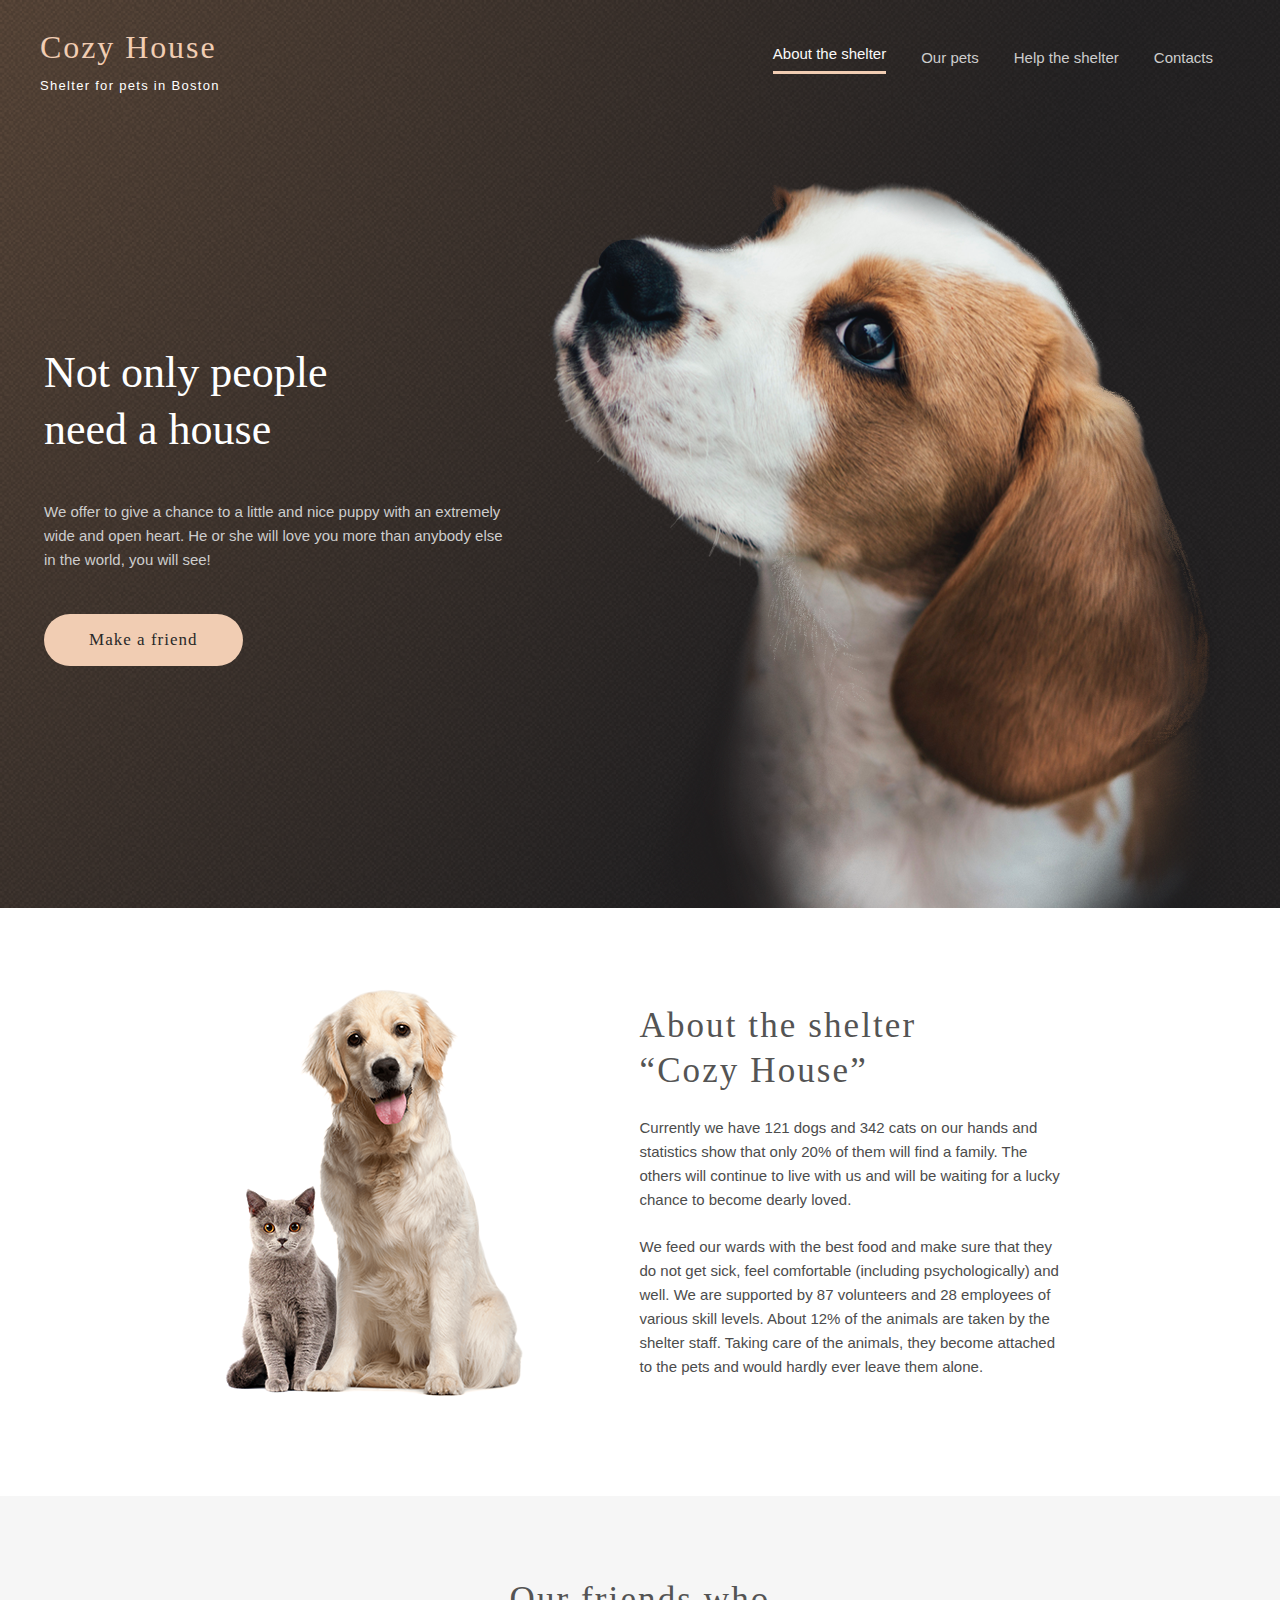
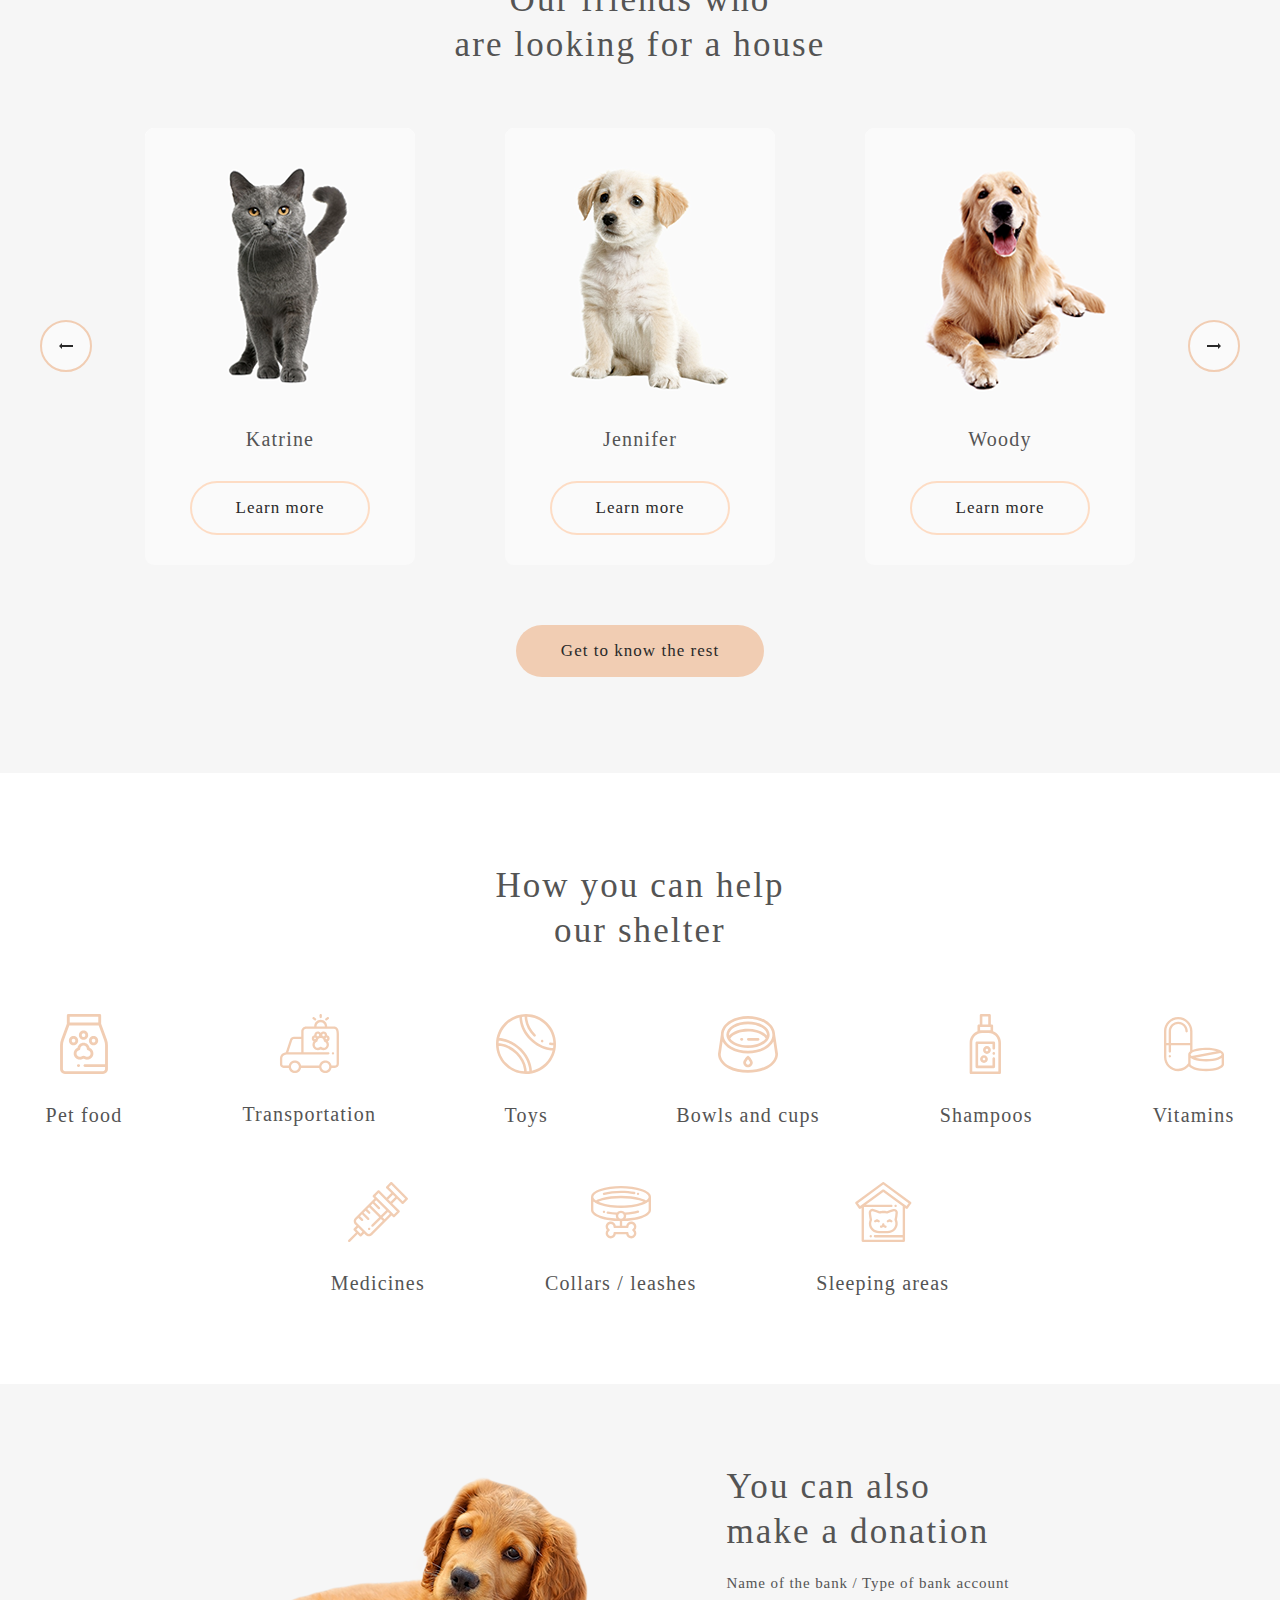
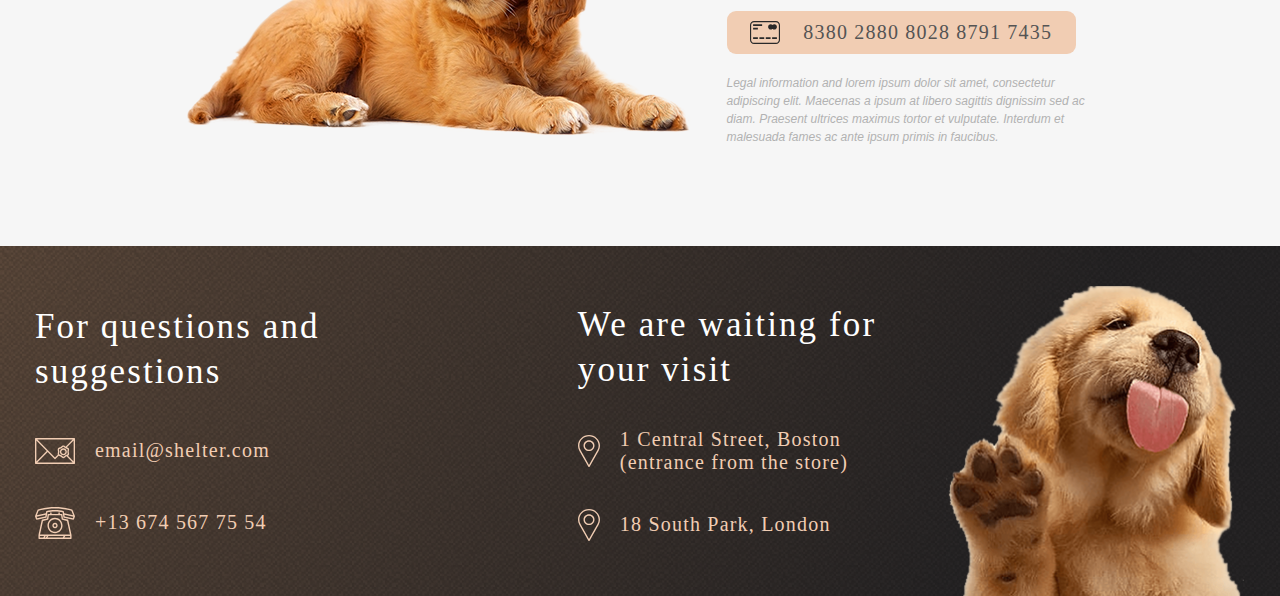
<file: index.html>
<!DOCTYPE html>
<html lang="en">
<head>
    <meta charset="UTF-8">
    <meta http-equiv="X-UA-Compatible" content="IE=edge">
    <meta name="viewport" content="width=device-width, initial-scale=1.0">
    <title>Shelter</title>
    <link rel="shortcut icon" href="assets/favicon/favicon.ico" type="image/x-icon">
    <link rel="stylesheet" href="styles/style.css">
</head>

<body class="index__container">
    <div class="background__container">
        <header class="header container-header">
            <div class="header__wrapper">
                <a class="header__icon" href="#">
                    <h1 class="logo__title">Cozy House</h1>
                    <p class="logo__subtitle">Shelter for pets in Boston</p>
                </a>

                <nav class="nav">
                    <a href="#" class="p-l nav__link active">About the shelter</a>
                    <a href="pets.html" class="p-l nav__link">Our pets</a>
                    <a href="#help" class="p-l nav__link">Help the shelter</a>
                    <a href="#contacts" class="p-l nav__link">Contacts</a>
                </nav>

                <div class="nav-burger">
                    <div class="burger-line"></div>
                    <div class="burger-line"></div>
                    <div class="burger-line"></div>
                </div>
            </div>

            <section class="startscreen__wrapper">
                <div class="startscreen__text">
                    <h2 class="h2">Not only people <br> need a house</h2>
                    <span class="p-l">We offer to give a chance to a little and nice puppy with an extremely wide and open heart. He or she will love you more than anybody else in the world, you will see!</span>
                    <a class="btn-pink btn-long" href="#pets">Make a friend</a>
                </div>

                <img class="startcreen__dog-pic" src="assets/img/start-screen-puppy.png" alt="A picture of a dog">
            </section>
        </header>
    </div>

    <main>
        <div class="background__info">
            <section class="info__wrapper container">
                <img class="info__pic" src="assets/img/about-pets.png" alt="A cat and a dog">

                <div class="info__text">
                    <h3 class="h3">About the shelter “Cozy House”</h3>
                    <p class="p-l">Currently we have 121 dogs and 342 cats on our hands and statistics show that only 20% of them will find a family. The others will continue to live with us and will be waiting for a lucky chance to become dearly loved.</p>
                    <p class="p-l">We feed our wards with the best food and make sure that they do not get sick, feel comfortable (including psychologically) and well. We are supported by 87 volunteers and 28 employees of various skill levels. About 12% of the animals are taken by the shelter staff. Taking care of the animals, they become attached to the pets and would hardly ever leave them alone.</p>
                </div>
            </section>
        </div>

        <div class="background__pets">
            <section class="container pets__main" id="pets">
                <h3 class="h3">Our friends who <br> are looking for a house</h3>
                <div class="carousel__pets">
                    <button class="btn-inactive" id="arrow-one"><img src="assets/img/arrow.svg" alt="An arrow icon"></button>

                    <div class="pets__all-items">
                        <div class="item__pets">
                            <img class="pet-pic" src="assets/img/pets-katrine.png" alt="A picture of a cat">
                            <h4 class="h4">Katrine</h4>
                            <button class="btn-white"><span class="btn-long">Learn more</span></button>
                        </div>

                        <div class="item__pets hidden2">
                            <img class="pet-pic" src="assets/img/pets-jennifer.png" alt="A picture of a dog">
                            <h4 class="h4">Jennifer</h4>
                            <button class="btn-white"><span class="btn-long">Learn more</span></button>
                        </div>

                        <div class="item__pets hidden" style="margin-right: 0;">
                            <img class="pet-pic" src="assets/img/pets-woody.png" alt="A picture of a dog">
                            <h4 class="h4">Woody</h4>
                            <button class="btn-white"><span class="btn-long">Learn more</span></button>
                        </div>
                    </div>

                    <button class="btn-inactive rotated" id="arrow-two"><img src="assets/img/arrow.svg" alt="An arrow icon"></button>
                </div>

                <a class="btn-pink btn-long" href="pets.html">Get to know the rest</a>
            </section>
        </div>

    <div class="background__help">
        <section class="help__wrapper container" id="help">
            <h3 class="h3">How you can help<br>our shelter</h3>

            <div class="help__list">
                <div class="list__item">
                    <img class="list__icon" src="assets/img/icon-pet-food.svg" alt="Icon of pet food">
                    <h4 class="h4">Pet food</h4>
                </div>

                <div class="list__item">
                    <img class="list__icon" src="assets/img/icon-transportation.svg" alt="Icon of a trunk">
                    <h4 class="h4">Transportation</h4>
                </div>

                <div class="list__item">
                    <img class="list__icon" src="assets/img/icon-toys.svg" alt="Icon of a ball">
                    <h4 class="h4">Toys</h4>
                </div>

                <div class="list__item">
                    <img class="list__icon" src="assets/img/icon-bowls-and-cups.svg" alt="Icon of a bowl">
                    <h4 class="h4">Bowls and cups</h4>
                </div>

                <div class="list__item">
                    <img class="list__icon" src="assets/img/icon-shampoos.svg" alt="Icon of a bottle">
                    <h4 class="h4">Shampoos</h4>
                </div>

                <div class="list__item">
                    <img class="list__icon" src="assets/img/icon-vitamins.svg" alt="Icon of a pill">
                    <h4 class="h4">Vitamins</h4>
                </div>

                <div class="list__item">
                    <img class="list__icon" src="assets/img/icon-medicines.svg" alt="Icon of a syringe">
                    <h4 class="h4">Medicines</h4>
                </div>

                <div class="list__item">
                    <img class="list__icon" src="assets/img/icon-collars-leashes.svg" alt="Icon of a collar">
                    <h4 class="h4">Collars / leashes</h4>
                </div>

                <div class="list__item">
                    <img class="list__icon" src="assets/img/icon-sleeping-area.svg" alt="Icon of a cat house">
                    <h4 class="h4">Sleeping areas</h4>
                </div>
            </div>
        </section>
    </div>

    <div class="background__donation">
        <section class="donation__wrapper container">
            <img class="donation__dog" src="assets/img/donation-dog.png" alt="A picture of a dog">

            <div class="donation__text">
                <h3 class="h3">You can also <br> make a donation</h3>
                <h5 class="h5">Name of the bank / Type of bank account</h5>
                <a class="credit__donation" href="#">
                    <img class="credit_icon" src="assets/img/credit-card.svg" alt="An icon of a credit card">
                    <h4 class="h4">8380 2880 8028 8791 7435</h4>
                </a>
                <p class="p-s">Legal information and lorem ipsum dolor sit amet, consectetur adipiscing elit. Maecenas a ipsum at libero sagittis dignissim sed ac diam. Praesent ultrices maximus tortor et vulputate. Interdum et malesuada fames ac ante ipsum primis in faucibus.</p>
            </div>
        </section>
    </div>
    </main>

<div class="background__footer">
    <footer class="contacts__wrapper container" id="contacts">
        <div class="contacts-info__wrapper">
            <div class="contacts__questions">
                <h3 class="h3 white">For questions and suggestions</h3>
                <a href="https://mail.google.com/" class="contacts__icons" target="_blank">
                    <img class="contacts__icon" src="assets/img/icon-email.svg" alt="Icon of a letter">
                    <h4 class="h4-footer">email@shelter.com</h4>
                </a>

                <a class="contacts__icons" href="tel:+136745677554">
                    <img class="contacts__icon" src="assets/img/icon-phone.svg" alt="Icon of a phone">
                    <h4 class="h4-footer">+13 674 567 75 54</h4>
                </a>
            </div>

            <div class="contacts__questions-second">
                <h3 class="h3 white">We are waiting for your visit</h3>
                <a class="contacts__icons" href="https://goo.gl/maps/LSp5vAuJanSyXDL66" target="_blank">
                    <img class="contacts__icon" src="assets/img/icon-marker.svg" alt="Icon of a marker">
                    <h4 class="h4-footer">1 Central Street, Boston (entrance from the store)</h4>
                </a>

                <a class="contacts__icons" href="https://goo.gl/maps/LSp5vAuJanSyXDL66" target="_blank">
                    <img class="contacts__icon" src="assets/img/icon-marker.svg" alt="Icon of a marker">
                    <h4 class="h4-footer">18 South Park, London </h4>
                </a>
            </div>
        </div>

        <img class="contacts__puppy" src="assets/img/footer-puppy.png" alt="A picture of a puppy">
    </footer>
</div>
<script src="./index.js"></script>
</body>
</html>
</file>
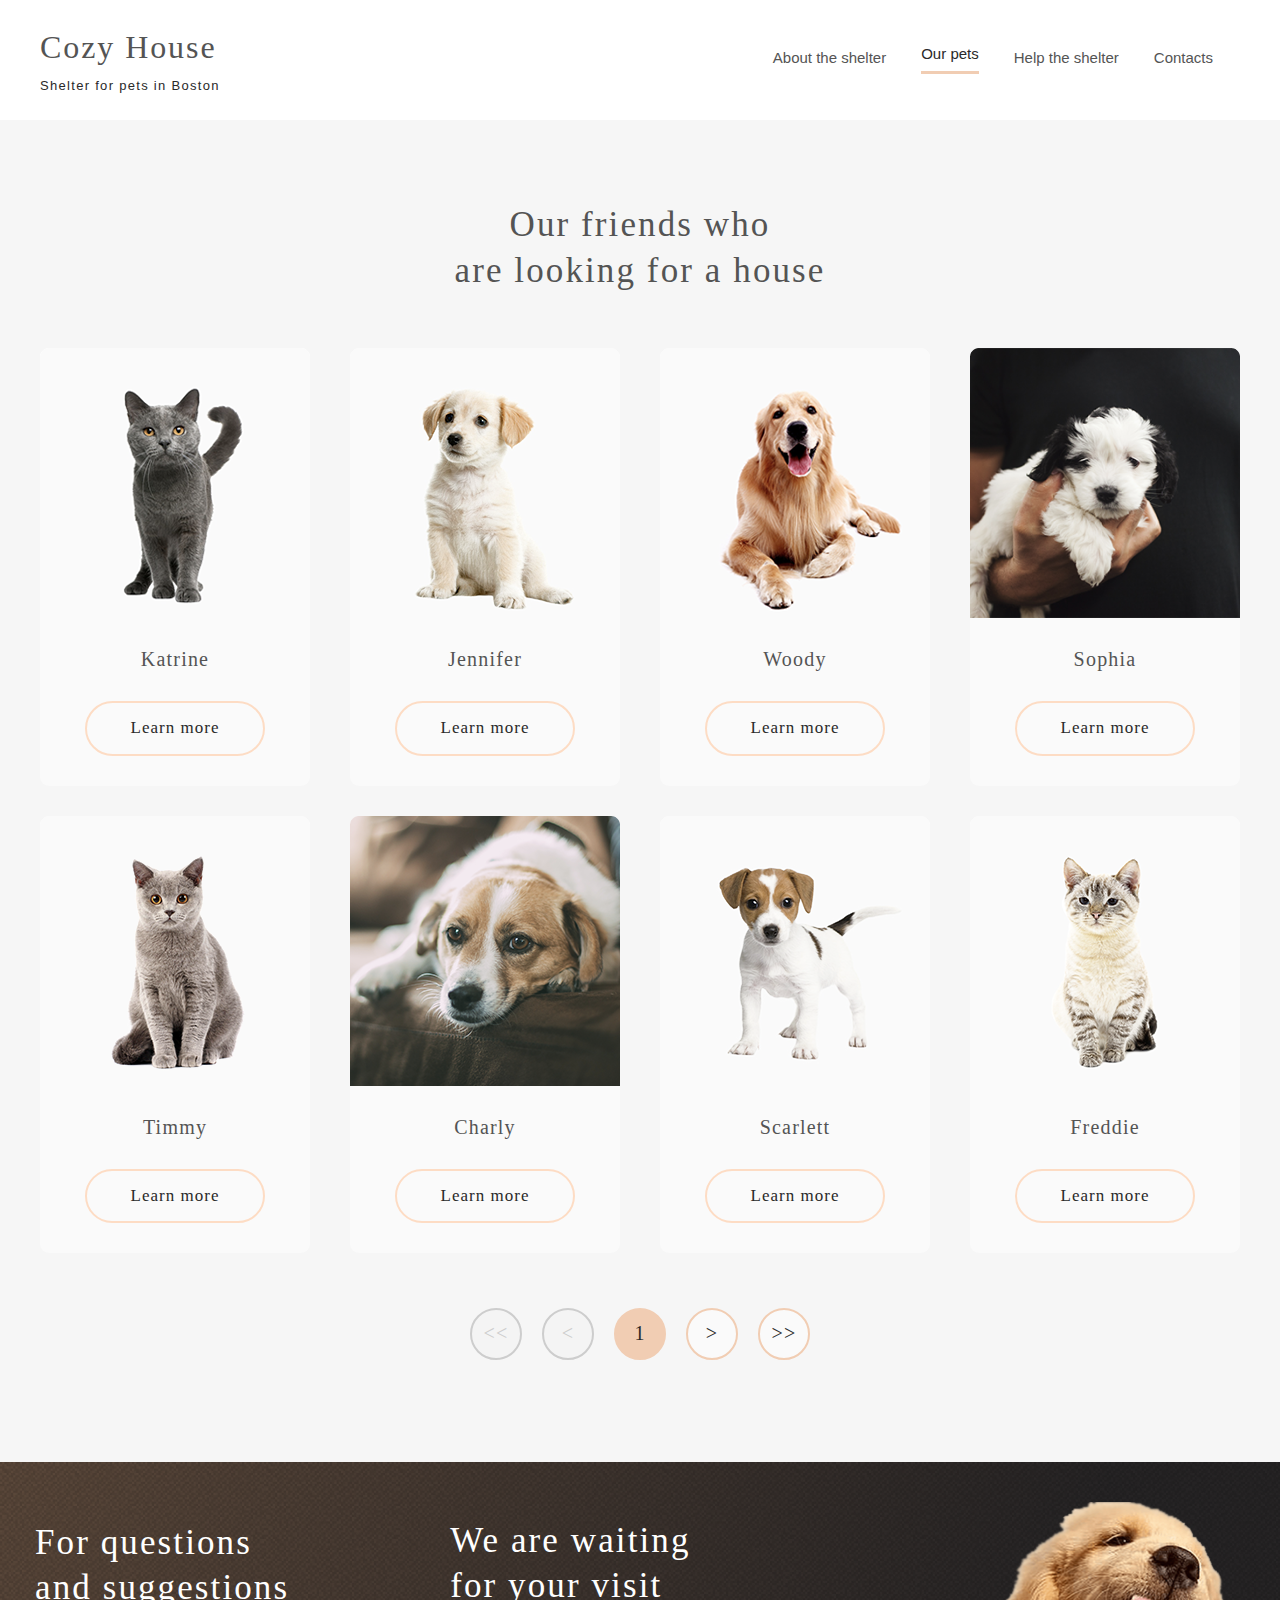
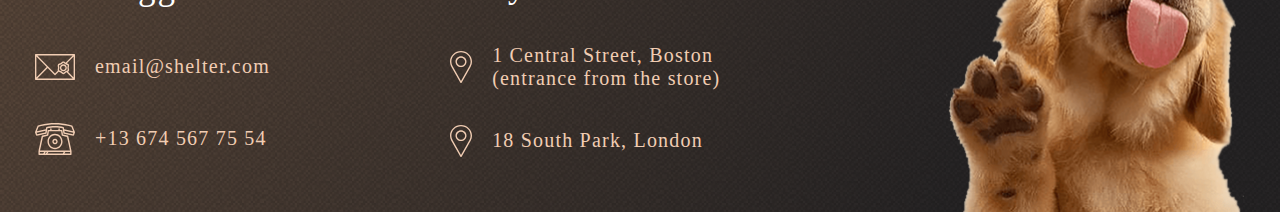
<file: pets.html>
<!DOCTYPE html>
<html lang="en">
<head>
    <meta charset="UTF-8">
    <meta http-equiv="X-UA-Compatible" content="IE=edge">
    <meta name="viewport" content="width=device-width, initial-scale=1.0">
    <title>Our Pets</title>
    <link rel="shortcut icon" href="assets/favicon/favicon.ico" type="image/x-icon">
    <link rel="stylesheet" href="styles/style.css">
</head>
<body>
    <div class="background__header-pets">
    <header  class="container-header">
        <div class="header__wrapper">

            <a class="header__icon" href="index.html">
                <h1 class="logo__title pets">Cozy House</h1>
                <p class="logo__subtitle pets">Shelter for pets in Boston</p>
            </a>

            <nav class="nav nav-pets">
                <a href="index.html" class="p-l nav__link pets">About the shelter</a>
                <a href="#pets" class="p-l nav__link active pets">Our pets</a>
                <a href="index.html#help" class="p-l nav__link pets">Help the shelter</a>
                <a href="#contacts" class="p-l nav__link pets">Contacts</a>
            </nav>

            <div class="nav-burger">
                <div class="burger-line__pets"></div>
                <div class="burger-line__pets"></div>
                <div class="burger-line__pets"></div>
            </div>
        </div>
    </header>
    </div>

    <div class="background__main-pets">
    <main class="pets__wrapper container" id="pets">
        <h3 class="h3 h3-pets">Our friends who <br> are looking for a house</h3>
        <div class="pets__container">

            <div class="item__pets2">
                <img class="pet-pic" src="assets/img/pets-katrine.png" alt="A picture of a cat">
                <h4 class="h4">Katrine</h4>
                <button class="btn-white"><span class="btn-long">Learn more</span></button>
            </div>

            <div class="item__pets2">
                <img class="pet-pic" src="assets/img/pets-jennifer.png" alt="A picture of a dog">
                <h4 class="h4">Jennifer</h4>
                <button class="btn-white"><span class="btn-long">Learn more</span></button>
            </div>

            <div class="item__pets2">
                <img class="pet-pic" src="assets/img/pets-woody.png" alt="A picture of a dog">
                <h4 class="h4">Woody</h4>
                <button class="btn-white"><span class="btn-long">Learn more</span></button>
            </div>

            <div class="item__pets2 hidden2">
                <img class="pet-pic" src="assets/img/pets-sophia.png" alt="A picture of a dog">
                <h4 class="h4">Sophia</h4>
                <button class="btn-white"><span class="btn-long">Learn more</span></button>
            </div>

            <div class="item__pets2 hidden2">
                <img class="pet-pic" src="assets/img/pets-timmy.png" alt="A picture of a cat">
                <h4 class="h4">Timmy</h4>
                <button class="btn-white"><span class="btn-long">Learn more</span></button>
            </div>

            <div class="item__pets2 hidden2">
                <img class="pet-pic" src="assets/img/pets-charly.png" alt="A picture of a dog">
                <h4 class="h4">Charly</h4>
                <button class="btn-white"><span class="btn-long">Learn more</span></button>
            </div>

            <div class="item__pets2 hidden">
                <img class="pet-pic" src="assets/img/pets-scarlet.png" alt="A picture of a dog">
                <h4 class="h4">Scarlett</h4>
                <button class="btn-white"><span class="btn-long">Learn more</span></button>
            </div>

            <div class="item__pets2 hidden">
                <img class="pet-pic" src="assets/img/pets-freddie.png" alt="A picture of a cat">
                <h4 class="h4">Freddie</h4>
                <button class="btn-white"><span class="btn-long">Learn more</span></button>
            </div>
        </div>

        <div class="pets__btns">
            <button class="h4 btn-disabled" disabled><span>&lt;&lt;</span></button>
            <button class="h4 btn-disabled" disabled><span>&lt;</span></button>
            <button class="h4 btn-active"><span>1</span></button>
            <button class="h4 btn-inactive"><span>&gt;</span></button>
            <button class="h4 btn-inactive"><span>&gt;&gt;</span></button>
        </div>
    </main>
</div>

<div class="background__footer">
    <footer class="contacts__wrapper container" id="contacts">
        <div class="contacts-info__wrapper">
            <div class="contacts__questions">
                <h3 class="h3 white">For questions <br> and suggestions</h3>
                <a href="https://mail.google.com/" class="contacts__icons" target="_blank">
                    <img class="contacts__icon" src="assets/img/icon-email.svg" alt="Icon of a letter">
                    <h4 class="h4-footer">email@shelter.com</h4>
                </a>

                <a class="contacts__icons" href="tel:+136745677554">
                    <img class="contacts__icon" src="assets/img/icon-phone.svg" alt="Icon of a phone">
                    <h4 class="h4-footer">+13 674 567 75 54</h4>
                </a>
            </div>

            <div class="contacts__questions-second">
                <h3 class="h3 white">We are waiting <br> for your visit</h3>
                <a class="contacts__icons" href="https://goo.gl/maps/LSp5vAuJanSyXDL66" target="_blank">
                    <img class="contacts__icon" src="assets/img/icon-marker.svg" alt="Icon of a marker">
                    <h4 class="h4-footer">1 Central Street, Boston (entrance from the store)</h4>
                </a>

                <a class="contacts__icons" href="https://goo.gl/maps/LSp5vAuJanSyXDL66" target="_blank">
                    <img class="contacts__icon" src="assets/img/icon-marker.svg" alt="Icon of a marker">
                    <h4 class="h4-footer">18 South Park, London </h4>
                </a>
            </div>
        </div>

        <img class="contacts__puppy" src="assets/img/footer-puppy.png" alt="A picture of a puppy">
    </footer>
</div>
<script src="./index.js"></script>
</body>
</html>
</file>
<file: styles/style.css>
/* Fonts start */

@font-face {
    font-family: "Georgia";
    font-weight: 400;
    font-style: normal;
    src: url('assets/fonts/georgia/georgia-regular.tff') format("tff");
}

@font-face {
    font-family: "Georgia";
    font-weight: 700;
    font-style: normal;
    src: url('assets/fonts/georgia/georgia-bold.tff') format("tff");
}

@font-face {
    font-family: "Georgia";
    font-weight: 400;
    font-style: italic;
    src: url('assets/fonts/georgia/georgia-italic.tff') format("tff");
}

@font-face {
    font-family: "Arial";
    font-weight: 400;
    font-style: normal;
    src: url('assets/fonts/arial/arial-regular.tff') format("tff");
}

@font-face {
    font-family: "Georgia";
    font-weight: 400;
    font-style: italic;
    src: url('assets/fonts/arial/arial-italic.tff') format("tff");
}

a {
    text-decoration: none;
}


.logo__title {
    font-family: 'Georgia', serif;
    font-style: normal;
    font-weight: 400;
    font-size: 32px;
    line-height: 110%;
    display: flex;
    align-items: center;
    letter-spacing: 0.06em;
    color: #F1CDB3;
}

.logo__title:hover {
    color:#FFFFFF;
    transition: 0.3s ease-in-out;
}

.logo__subtitle {
    font-family: 'Arial', sans-serif;
    font-style: normal;
    font-weight: 400;
    font-size: 13px;
    line-height: 15px;
    display: flex;
    align-items: center;
    letter-spacing: 0.1em;
    color: #FFFFFF;
}

.logo__subtitle:hover {
    color: #CDCDCD;
    transition: 0.3s ease-in-out;
}

.logo__title.pets {
    color: #545454;
}

.logo__title.pets:hover {
    color: #FDDCC4;
    transition: 0.3s ease-in-out;
}

.logo__subtitle.pets {
    color: #292929;
}

.logo__subtitle.pets:hover {
    color:#F1CDB3;
    transition: 0.3s ease-in-out;
}

.h2 {
    font-family: 'Georgia';
    font-style: normal;
    font-weight: 400;
    font-size: 44px;
    line-height: 130%;
    display: flex;
    align-items: center;
    color: #FFFFFF;
}

.h3 {
    font-family: 'Georgia';
    font-style: normal;
    font-weight: 400;
    font-size: 35px;
    line-height: 130%;
    display: flex;
    align-items: center;
    letter-spacing: 0.06em;
    color: #545454;
}

.h3.white {
    color: #FFFFFF;
}

.h4 {
    font-family: 'Georgia';
    font-style: normal;
    font-weight: 400;
    font-size: 20px;
    line-height: 115%;
    display: flex;
    align-items: center;
    text-align: center;
    letter-spacing: 0.06em;
    color: #545454;
}

.h5 {
    font-family: 'Georgia';
    font-style: normal;
    font-weight: 400;
    font-size: 15px;
    line-height: 110%;
    display: flex;
    align-items: center;
    letter-spacing: 0.06em;
    color: #545454;
}

.p-s {
    font-family: 'Arial';
    font-style: italic;
    font-weight: 400;
    font-size: 12px;
    line-height: 150%;
    display: flex;
    align-items: center;
    color: #B2B2B2;
}

.p-l {
    font-family: 'Arial';
    font-style: normal;
    font-weight: 400;
    font-size: 15px;
    line-height: 160%;
    color: #4C4C4C;;
}

.startscreen__text .p-l {
    color: #CDCDCD;
}

.p-l.nav__link {
    color: #CDCDCD;
}

.p-l.nav__link:hover {
    color:#FAFAFA;
    transition: 0.3s ease-in-out;
}

.p-l.nav__link.active {
    color: #FAFAFA;
}

.p-l.nav__link.pets {
    color: #545454;
}

.p-l.nav__link.pets:hover {
    color: #292929;
    transition: 0.3s ease-in-out;
}

.p-l.nav__link.active.pets {
    color: #292929;
}

.h4-footer {
    font-family: 'Georgia';
    font-style: normal;
    font-weight: 400;
    font-size: 20px;
    line-height: 115%;
    letter-spacing: 0.06em;
    color: #F1CDB3;
}

@media screen and (max-width: 630px) {
    .h2 {
        font-size: 25px;
    }

    .h3 {
        font-size: 25px;
    }

    .list__item .h4 {
        font-size: 15px;
    }

    .credit__donation .h4 {
        font-size: 15px;
    }
}

/* Fonts end */


*, *:before, *:after {
    box-sizing: border-box;
    scroll-behavior: smooth;
}

body {
    margin: 0;
}

h1, h2, h3, h4, h5, h6 {
    margin: 0;
}

.container {
    max-width: 1210px;
    margin: 0 auto;
    overflow: hidden;
}

.container-header {
    max-width: 1280px;
    margin: 0 auto;
    overflow: hidden;
}

@media screen and (max-width: 1250px) {
    .container {
        max-width: 768px;
    }

    .container-header {
        max-width: 768px;
    }
}

@media screen and (max-width: 630px) {
    .container {
        max-width: 300px;
    }

    .container-header {
        max-width: 300px;
        min-height: 823px;
    }


}

/* Header Start */


.background__container {
    width: 100%;
    height: 908px;
    background: url(../assets/img/start-screen-gradient-background.png);
    background-size: cover;
}

.header__wrapper {
    display: flex;
    align-items: center;
    justify-content: space-between;
    margin: 30px 40px;
    height: 100%;
}

.nav {
    display: flex;
    justify-content: flex-end;
    align-items: center;
    margin-bottom: 20px;
    margin-right: -8px;
}

.nav__link {
    margin-right: 35px;
    padding: auto;
}

.nav__link.active{
    border-bottom: 3px solid #F1CDB3;
    color: #FAFAFA;
    padding-bottom: 5px;
}


.nav-burger {
    display: none;
}

@media screen and (max-width: 1250px) {
    .background__container {
        width: 100%;
        height: 100%;
    }

    .container-header {
        max-width: 768px;
    }

    .header__wrapper {
        display: flex;
        align-items: center;
        justify-content: space-between;
        margin: 30px;
        height: 100%;
    }

    .nav {
        display: flex;
        justify-content: space-evenly;
        align-items: center;
        margin-right: -25px;
    }
}

@media screen and (max-width: 768px) {
    .container-header {
        max-width: 97%;
    }

    .nav .p-l {
        font-size: 25px;
        line-height: 200%;
    }

    .nav {
    display: flex;
    flex-direction: column;
    position: absolute;
    top: 100px;
    right: 0;
    left: 0;
    background: rgba(0, 0, 0, 0.877);
    width: 100%;
    height: 100vh;
    justify-content: flex-start;
    transform: translateX(100%);
    transition: transform 0.3s ease-in-out;
    }

    .nav-pets {
        background: rgba(255, 255, 255, 0.877);
    }

    .nav-active {
        transform: translateX(0);
    }
    
    .nav-burger.toggle .burger-line:nth-child(1) {
        transform: rotate(45deg) translate(5px, 5px);
    }
    
    .nav-burger.toggle .burger-line:nth-child(2) {
        opacity: 0;
    }
    
    .nav-burger.toggle .burger-line:nth-child(3) {
        transform: rotate(-45deg) translate(5px, -5px);
    }

    .nav-burger {
        display: flex;
        flex-direction: column;
        width: 30px;
        height: 20px;

        cursor: pointer;

        align-self: center;
        margin-bottom: 15px;
        margin-right: -10px;
    }

    .burger-line {
        width: 100%;
        border: 1px solid #F1CDB3;
        margin-bottom: 8px;
    }

    .header__wrapper {
        align-items: flex-start;
        justify-content: space-around;
        margin: 30px 0 0 0;
    }
}

/* Start-screen */

.startscreen__wrapper {
    display: grid;
    grid-template-columns: 322px 698px;
    column-gap: 42px;

    justify-content: center;
}

.startcreen__dog-pic {
    height: 728px;
    width: 698px;
    margin-top: 44px;
    margin-left: 75px;
}

.startscreen__text {
    display: flex;
    flex-direction: column;
    align-items: flex-start;
    justify-content: center;
    margin-left: -65px;
    margin-bottom: 34px;
}

.startscreen__text .h2 {
    margin-bottom: 42px;
}

.startscreen__text .p-l {
    margin-bottom: 42px;
    min-width: 460px
}

@media screen and (max-width: 1250px) {
    .startscreen__wrapper {
        display: flex;
        flex-direction: column;
        row-gap: 100px;
        justify-content: flex-start;
        align-items: center;
    }

    .startscreen__text {
        align-items: center;
        justify-content: end;
        margin-left: 0;
        margin-bottom: 0;
        row-gap: 42px;
        max-width: 460px;
    }

    .startscreen__text .p-l {
        margin-bottom: 0;
    }

    .startscreen__text .h2 {
        margin-bottom: 0;
        max-width: 310px;

        align-self: flex-start;
    }

    .startcreen__dog-pic {
        max-width: 569px;
        max-height: 593px;
        margin-top: 0;
        margin-left: 0;

        align-self: end;
    }
}

@media screen and (max-width: 630px) {
    .startscreen__wrapper {
        row-gap: 105px;
        justify-content: flex-end;
        align-items: center;
        min-height: 723px;
    }

    .startcreen__dog-pic {
        max-width: 260px;
        max-height: 272px;
    }

    .startscreen__text {
        max-width: 100%;

        margin-top: 47px;
    }

    .startscreen__text .h2 {
        margin-bottom: 0;
        max-width: 300px;

        align-self: center;
        text-align: center;
    }

    .startscreen__text .p-l {
        text-align: center;
        max-width: 98%;

        min-width: auto;
    }
}

/* About us Start */
.background__info {
    height: 588px;
    background-color: #FFFFFF;
    width: 100%;
    background-size: cover;
}

.info__wrapper {
    height: 588px;
    display: flex;
    flex-wrap: wrap;
    justify-content: center;
    align-items: center;
}
.info__pic {
    height: 408px;
    width: 300px;
    margin-right: 116px;
    margin-bottom: 18px;
}
.info__text .h3 {
    max-width: 370px;
    margin-bottom: 22px;
}

.info__text .p-l {
    max-width: 430px;
    margin-top: 0;
    margin-bottom: 23px;
}

.info__text {
    display: flex;
    flex-direction: column;
    justify-content: space-evenly;
    align-items: flex-start;
    margin-right: -13px;
}

@media screen and (max-width: 1250px) {
    .background__info {
        height: 100%;
    }

    .info__wrapper {
        min-height: 1048px;
        flex-direction: column-reverse;
        row-gap: 70px;
    }

    .info__pic {
        margin-right: 0;
        margin-bottom: 0;
    }

}

@media screen and (max-width: 630px) {
    .background__info {
        height: 100%;
    }

    .info__wrapper {
        max-width: 90%;
        min-height: 974px;

        row-gap: 42px;
    }

    .info__pic {
        max-width: 260px;
        max-height: 354px;
    }

    .info__text {
        max-width: 99%;
        row-gap: 25px;

        margin: 0;
    }
    .info__text .h3 {
        text-align: center;

        margin: 0;
    }

    .info__text .p-l {
        text-align: justify;

        margin: 0;
    }
}

/* Pets start */

.background__pets {
    background-color: #F6F6F6;
    width: 100%;
    min-height: 877px;
    background-size: cover;
}

.background__header-pets {
    background-color: #FFFFFF;
    width: 100%;
    height: 120px;
    background-size: cover;
}

.background__main-pets {
    background-color: #F6F6F6;
    width: 100%;
    height: 1342px;
    background-size: cover;
}

.pets__wrapper {
    display: flex;
    flex-direction: column;
    justify-content: center;
    align-items: center;
    height: 1342px;
    row-gap: 55px;
}

.pets__main {
    min-height: 877px;

    display: flex;
    flex-direction: column;
    justify-content: center;
    align-items: center;
}

.carousel__pets {
    display: flex;
    justify-content: center;
    align-items: center;
    column-gap: 53px;
}

.pets__all-items {
    display: flex;
    justify-content: center;
    align-items: center;
}

.pets__main .h3 {
    max-width: 400px;
    text-align: center;
    margin-top: 5px;
    margin-bottom: 60px;
}

.item__pets {
    background-color: #FAFAFA;
    border-radius: 9px;
    cursor: pointer;

    display: flex;
    flex-direction: column;
    align-items: center;
    justify-content: space-between;

    padding-bottom: 30px;
    margin-right: 90px;

}

.item__pets:hover {
    box-shadow: 0 3px 5px rgba(0,0,0,0.15);
    transition: box-shadow 0.5s ease-in-out;
}

.carousel__pets .btn-inactive {
    margin: 0;
}

.carousel__pets .rotated {
    margin: 0;
}


.item__pets2 {
    background-color: #FAFAFA;
    border-radius: 9px;
    cursor: pointer;

    display: flex;
    flex-direction: column;
    align-items: center;
    justify-content: space-between;

    padding-bottom: 30px;
}

.item__pets2:hover {
    box-shadow: 0 3px 5px rgba(0,0,0,0.15);
    transition: box-shadow 0.5s ease-in-out;
}

.item__pets .h4 {
    margin-bottom: 30px;
}

.item__pets2 .h4 {
    margin-bottom: 30px;
}

.pets__container {
    display: grid;
    grid-template: 1fr 1fr / 1fr 1fr 1fr 1fr;
    row-gap: 30px;
    column-gap: 40px;
}

.pet-pic {
    width: 270px;
    height: 270px;
    margin-bottom: 30px;
}

.pets__btns {
    display: flex;
    justify-content: center;
    align-items: center;
    margin-bottom: 20px;
}

.h3-pets {
    text-align: center;
}

.pets__main .btn-long {
    margin-top: 60px;
    margin-bottom: 20px;
}

@media screen and (max-width: 1250px) {
    .background__pets {
        min-height: 877px;
    }

    .pets__main {
        min-height: 877px;
        row-gap: 60px;
    }

 
    .hidden {
        display: none;
    }


    .pets__main .h3 {
        margin-top: 0;
        margin-bottom: 0;
    }

    .carousel__pets {
        margin-left: 0;
        margin-bottom: 0;
        column-gap: 12px;
    }

    .pets__all-items {
        column-gap: 40px;
    }

    .item__pets {
        margin-right: 0;

    }

    .pets__main .btn-long {
        margin-top: 0;
        margin-bottom: 0;
    }

    .background__main-pets {
        min-height: 1733px;
    }

    .pets__wrapper {
        min-height: 100%;

        row-gap: 30px;
    }

    .pets__container {
        display: grid;
        grid-template: 1fr 1fr 1fr/ 1fr 1fr;
        row-gap: 30px;
        column-gap: 40px;
    }

    .pets__btns {
        margin-bottom: 0;
    }

}

@media screen and (max-width: 630px) {
    .background__pets {
        min-height: 791px;
    }

    .pets__main {
        min-height: 791px;
        row-gap: 42px;
        flex-direction: column;
    }

    .carousel__pets {
        row-gap: 15px;

        flex-direction: column;
    }

    .hidden2 {
        display: none;
 
    }
    
    .background__main-pets {
        min-height: 1649px;
    }

    .pets__wrapper {
        min-height: 1649px;
    }

    .burger-line__pets {
        width: 100%;
        border: 1px solid #000000;
        margin-bottom: 8px;
    }

    .pets__container {
        display: grid;
        grid-template: 1fr 1fr 1fr/ 1fr;
        row-gap: 30px;
        column-gap: 0;
    }


}
/* Help start */

.background__help {
    background-color: #FFFFFF;
    width: 100%;
    min-height: 611px;
    background-size: cover;
}

.help__wrapper {
    min-height: 611px;
    display: flex;
    flex-direction: column;
    justify-content: center;
    align-items: center;
    row-gap: 60px;
}

.help__list {
    display: flex;
    justify-content: center;
    align-items: center;
    flex-wrap: wrap;
    row-gap: 55px;
    column-gap: 120px;

}

.list__item {
    display: flex;
    flex-direction: column;
    justify-content: center;
    align-items: center;
    height: 113px;
}

.list__icon {
    max-width: 60px;
    max-height: 60px;
    margin-bottom: 30px;
}

.help__wrapper .h3 {
    text-align: center;
}

@media screen and (max-width: 1250px) {
    .background__help {
        min-height: 779px;
    }

    .help__wrapper {
        min-height: 779px;
    }

    .help__list {
        display: grid;
        row-gap: 58px;
        column-gap: 65px;
        grid-template: 1fr 1fr 1fr / 1fr 1fr 1fr;
    }
}

@media screen and (max-width: 630px) {
    .background__help {
        min-height: 745px;
    }

    .help__wrapper {
        min-height: 745px;

        row-gap: 45px;
    }

    .help__list {
        display: grid;
        row-gap: 30px;
        column-gap: 30px;
        grid-template: 1fr 1fr 1fr 1fr / 1fr 1fr;
    }

    .list__item {
        height: auto;
    }

    .list__icon {
        max-height: 50px;
        margin-bottom: 20px;
    }
}

/* Donation Start */

.background__donation {
    background-color: #F6F6F6;
    width: 100%;
    min-height: 462px;
    background-size: cover;
}

.donation__wrapper {
    min-height: 462px;

    display: flex;
    justify-content: center;
    align-items: center;
    flex-wrap: wrap;
}

.donation__dog {
    max-width: 505px;
    max-height: 261px;
    margin-bottom: 18px;
    margin-left: 13px;
}

.donation__text {
    display: flex;
    flex-direction: column;
    justify-content: space-between;
    align-items: flex-start;
    margin-left: 35px;
}

.donation__text .h3 {
    max-width: 300px;
    margin-bottom: 20px;
}

.donation__text .h5 {
    margin-bottom: 20px;
}

.credit__donation {
    display: flex;
    justify-content: space-evenly;
    background: #F1CDB3;
    border-radius: 9px;
    width: 349px;
    height: 43px;
    align-items: center;
    margin-bottom: 20px;
}

.donation__text .p-s {
    margin-bottom: 20px;
    margin-top: 0;
}

.credit_icon {
    width: 30px;
    height: 23px;
}

.donation__text .p-s {
    max-width: 380px;
}

@media screen and (max-width: 1250px) {
    .background__donation {
        min-height: 783px;
    }

    .donation__wrapper {
        min-height: 783px;

        flex-direction: column-reverse;
        justify-content: space-evenly;
    }

    .donation__dog {
        margin-left: 0;
    }

    .donation__text {
        margin-left: 0;
        row-gap: 20px;
    }

    .donation__text .h3 {
        margin-bottom: 0;
    }

    .donation__text .h5 {
        margin-bottom: 0;
    }

    .credit__donation {
        margin-bottom: 0;
    }

    .donation__text .p-s {
        margin: 0;
    }
}

@media screen and (max-width: 630px) {
    .background__donation {
        min-height: 542px;
    }

    .donation__wrapper {
        min-height: 542px;
    }

    .donation__text {
        align-items: center;
    }

    .donation__text .h3 {
        text-align: center;
    }

    .donation__text .h5 {
        text-align: center;
    }

    .credit__donation {
        max-width: 281px;
    }

    .donation__text .p-s {
        text-align: justify;

        max-width: 380px;
    }

    .donation__dog {
        max-width: 260px;
        max-height: 136px;
    }
}

/* buttons start */

.btn-pink {
    background: #F1CDB3;
    color: #292929;
    border-radius: 100px;
    align-items: center;
    padding: 15px 45px;
    cursor: pointer;
}

.btn-pink:hover {
    background: #FDDCC4;
    transition: 0.3s ease-in-out;
}

.btn-white {
    border: 2px solid #FDDCC4;
    color: #292929;
    background-color: #FAFAFA;
    border-radius: 100px;
    align-items: center;
    padding: 14px 43px;
    cursor: pointer;
}

.btn-white:hover {
    background: #FDDCC4;
    transition: 0.3s ease-in-out;
}


.btn-disabled {
    display: flex;
    align-items: center;
    justify-content: center;
    width: 52px;
	height: 52px;
    color: #CDCDCD;
    border: 2px solid #CDCDCD;
    border-radius: 100px;
    align-items: center;
    padding: 23px 19px;
    cursor: pointer;
    margin: 0 20px 0 0;
}

.btn-active {
    display: flex;
    align-items: center;
    justify-content: center;
    width: 52px;
	height: 52px;
    background: #F1CDB3;
    border: 2px solid #F1CDB3;
    border-radius: 100px;
    align-items: center;
    padding: 23px 19px;
    cursor: pointer;
    color: #292929;
    margin: 0 20px 0 0;
}

.btn-inactive {
    display: flex;
    align-items: center;
    justify-content: center;
    width: 52px;
	height: 52px;
    border: 2px solid #F1CDB3;
    background-color: #FAFAFA;
    border-radius: 100px;
    align-items: center;
    padding: 23px 19px;
    cursor: pointer;
    color: #292929;
    margin: 0 20px 0 0;
}

.btn-inactive:last-child {
    margin: 0;
}

.btn-inactive:hover {
    background: #F1CDB3;
    transition: 0.3s ease-in-out;
}

.btn-long {
    font-family: 'Georgia';
    font-style: normal;
    font-weight: 400;
    font-size: 17px;
    line-height: 130%;
    letter-spacing: 0.06em;
    color: #292929;
}

.rotated {
    transform: rotate(180deg);
}
/* buttons end */

@media screen and (max-width: 730px) {
    #arrow-one {
        order: 2;
        margin: 0 0 0 -125px;
    }

    #arrow-two {
        order: 3;
        margin-top: -67px;
        margin-right: -135px;
    }
}


/* Footer start */

.background__footer {
    width: 100%;
    min-height: 350px;
    background: url(../assets/img/start-screen-gradient-background.png);
    background-size: cover;
}

.contacts__wrapper {
    min-height: 350px;

    display: flex;
    justify-content: space-between;
    align-items: center;
}

.contacts-info__wrapper {
    display: flex;
    justify-content: space-between;
    align-items: center;

    column-gap: 161px;
}

.contacts__questions {
    display: flex;
    flex-direction: column;
    align-items: flex-start;
    justify-content: space-between;

    row-gap: 40px;

}

.contacts__questions-second {
    display: flex;
    flex-direction: column;
    align-items: flex-start;
    justify-content: space-between;

    row-gap: 35px;
}

.contacts__icons {
    display: flex;
    align-items: center;
}

.contacts__icons .h4-footer {
    max-width: 260px;
}

.contacts__icon {
    margin-right: 20px;
}

.contacts__puppy {
    align-self: flex-end;
}


@media screen and (max-width: 1250px) {
    .background__footer {
        min-height: 639px;
    }

    .contacts__wrapper {
        min-height: 639px;

        flex-direction: column;
        row-gap: 63px;
        justify-content: flex-end;
    }

    .contacts-info__wrapper {
        flex-direction: row;
        column-gap: 61px;
    }

    .contacts__puppy {
        align-self: center;
    }

}

@media screen and (max-width: 630px) {
    .background__footer {
        min-height: 809px;
    }

    .contacts__wrapper {
        min-height: 809px;

        row-gap: 25px;
    }

    .contacts-info__wrapper {
        flex-direction: column;
        row-gap: 39px;
    }

    .contacts__puppy {
        max-width: 260px;
        max-height: 269px;
    }

    .contacts__questions-second {
        row-gap: 47px;

        align-items: center;
    }

    .contacts__questions .h3 {
        text-align: center;
    }

    .contacts__questions {
        align-items: center;
    }

    .contacts__questions-second .h3 {
        text-align: center;
    }

    .contacts__icon {
        margin-right: 15px;
    }
}

@media screen and (max-width: 630px) {
    .btn-disabled {
        margin: 0 10px 0 0;
    }

    .btn-active {
        margin: 0 10px 0 0;
    }

    .btn-inactive {
        margin: 0 10px 0 0;
    }

    .btn-inactive:last-child {
        margin: 0;
    }
}
</file>
